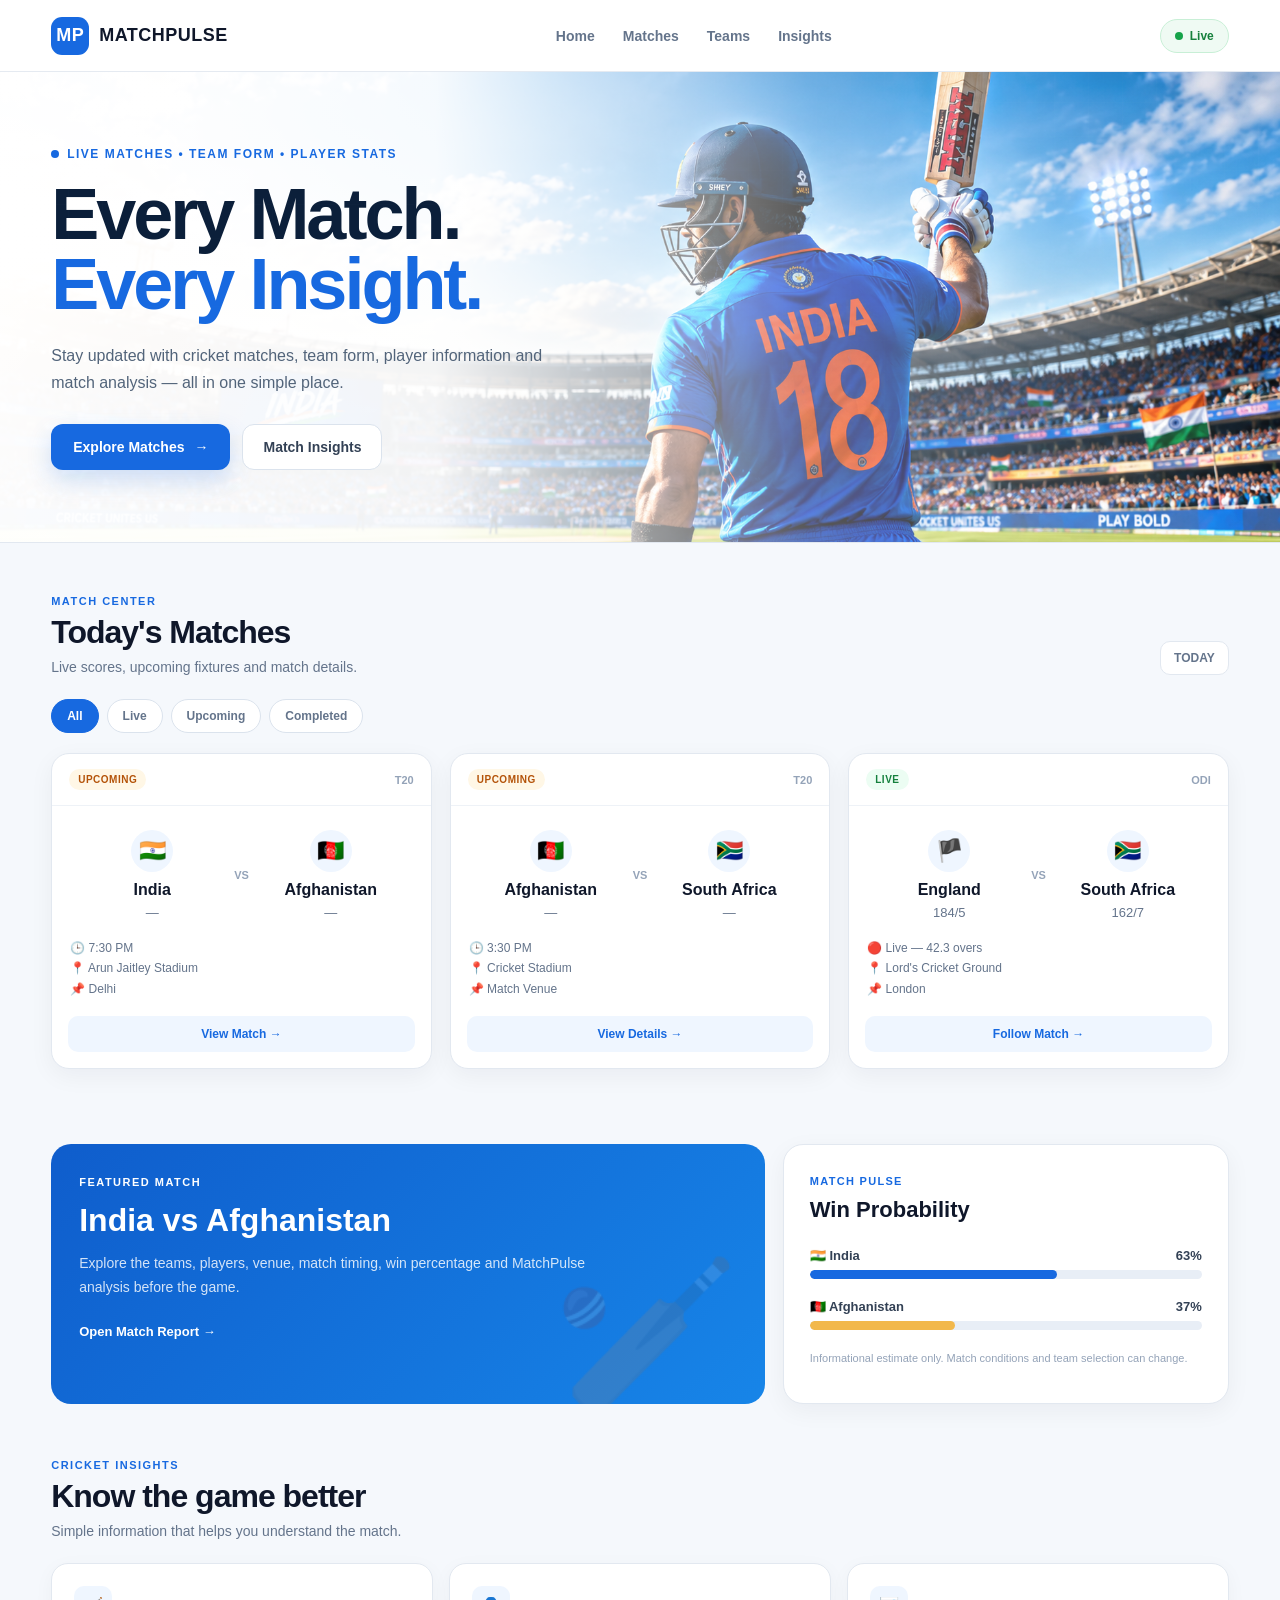
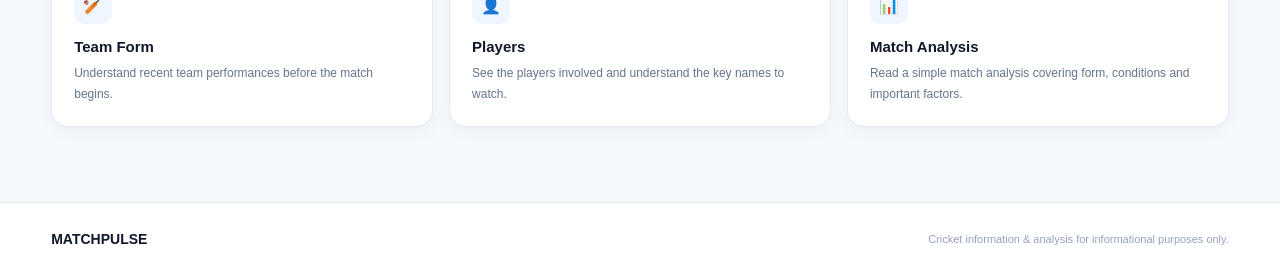
<file: index.html>
<!DOCTYPE html>
<html lang="en">
<head>
  <meta charset="UTF-8">

  <meta name="viewport" content="width=device-width, initial-scale=1.0">

  <title>MatchPulse | Cricket Matches & Insights</title>

  <meta
    name="description"
    content="MatchPulse brings cricket matches, teams, players and match insights together in one simple place."
  >

  <link rel="stylesheet" href="styles.css">

  <style>
    * {
      box-sizing: border-box;
    }

    body {
      margin: 0;
      font-family: Arial, Helvetica, sans-serif;
      background: #f5f8fc;
      color: #0f172a;
    }

    a {
      text-decoration: none;
    }

    /* ================= HEADER ================= */

    .mp-header {
      position: sticky;
      top: 0;
      z-index: 1000;
      height: 72px;
      background: rgba(255,255,255,0.96);
      border-bottom: 1px solid #e5eaf1;
      display: flex;
      align-items: center;
    }

    .mp-header-inner {
      width: min(1180px, 92%);
      margin: auto;
      display: flex;
      align-items: center;
      justify-content: space-between;
    }

    .mp-logo {
      display: flex;
      align-items: center;
      gap: 10px;
      color: #0f172a;
      font-weight: 800;
      letter-spacing: .5px;
      font-size: 18px;
    }

    .mp-logo-box {
      width: 38px;
      height: 38px;
      border-radius: 11px;
      background: #1769e0;
      color: white;
      display: grid;
      place-items: center;
      font-weight: 800;
    }

    .mp-nav {
      display: flex;
      align-items: center;
      gap: 28px;
    }

    .mp-nav a {
      color: #64748b;
      font-size: 14px;
      font-weight: 600;
    }

    .mp-nav a:hover {
      color: #1769e0;
    }

    .mp-live {
      display: flex;
      align-items: center;
      gap: 7px;
      padding: 9px 14px;
      border-radius: 999px;
      background: #effaf3;
      border: 1px solid #c8efd6;
      color: #16803c;
      font-size: 12px;
      font-weight: 700;
    }

    .mp-live-dot {
      width: 8px;
      height: 8px;
      border-radius: 50%;
      background: #16a34a;
    }

    /* ================= HERO ================= */

    .mp-hero {
      width: 100%;
      min-height: 470px;

      background:
        linear-gradient(
          90deg,
          rgba(255,255,255,0.98) 0%,
          rgba(255,255,255,0.94) 34%,
          rgba(255,255,255,0.35) 63%,
          rgba(255,255,255,0.05) 100%
        ),
        url("cricket-hero.jpg.png") center right / cover no-repeat;

      border-bottom: 1px solid #e2e8f0;
    }

    .mp-hero-inner {
      width: min(1180px, 92%);
      margin: auto;
      min-height: 470px;
      display: flex;
      align-items: center;
    }

    .mp-hero-content {
      max-width: 590px;
    }

    .mp-kicker {
      display: inline-flex;
      align-items: center;
      gap: 8px;
      color: #1769e0;
      font-size: 12px;
      font-weight: 800;
      letter-spacing: 1.5px;
      text-transform: uppercase;
      margin-bottom: 18px;
    }

    .mp-kicker span {
      width: 8px;
      height: 8px;
      border-radius: 50%;
      background: #1769e0;
    }

    .mp-hero h1 {
      margin: 0;
      font-size: clamp(46px, 6vw, 72px);
      line-height: .98;
      letter-spacing: -3px;
      color: #0b1f3a;
    }

    .mp-hero h1 strong {
      color: #1769e0;
    }

    .mp-hero-text {
      margin-top: 22px;
      max-width: 530px;
      color: #52647a;
      font-size: 16px;
      line-height: 1.7;
    }

    .mp-hero-buttons {
      display: flex;
      gap: 12px;
      margin-top: 28px;
    }

    .mp-primary-btn {
      display: inline-flex;
      align-items: center;
      gap: 10px;
      padding: 14px 22px;
      border-radius: 12px;
      background: #1769e0;
      color: white;
      font-size: 14px;
      font-weight: 700;
      box-shadow: 0 10px 25px rgba(23,105,224,.20);
    }

    .mp-primary-btn:hover {
      background: #1258bd;
    }

    .mp-secondary-btn {
      display: inline-flex;
      align-items: center;
      padding: 14px 20px;
      border-radius: 12px;
      background: white;
      border: 1px solid #dbe3ed;
      color: #334155;
      font-size: 14px;
      font-weight: 700;
    }

    /* ================= MATCH CENTER ================= */

    .mp-section {
      width: min(1180px, 92%);
      margin: auto;
    }

    .mp-match-section {
      padding: 52px 0 20px;
    }

    .mp-section-heading {
      display: flex;
      align-items: end;
      justify-content: space-between;
      margin-bottom: 24px;
    }

    .mp-heading-left small {
      display: block;
      margin-bottom: 7px;
      color: #1769e0;
      font-size: 11px;
      font-weight: 800;
      letter-spacing: 1.5px;
      text-transform: uppercase;
    }

    .mp-heading-left h2 {
      margin: 0;
      color: #0f172a;
      font-size: 32px;
      letter-spacing: -1px;
    }

    .mp-heading-left p {
      margin: 8px 0 0;
      color: #64748b;
      font-size: 14px;
    }

    .mp-date {
      padding: 9px 13px;
      border-radius: 10px;
      background: white;
      border: 1px solid #e2e8f0;
      color: #64748b;
      font-size: 12px;
      font-weight: 700;
    }

    /* ================= FILTERS ================= */

    .mp-filters {
      display: flex;
      gap: 8px;
      margin-bottom: 20px;
    }

    .mp-filter {
      padding: 9px 15px;
      border-radius: 999px;
      background: white;
      border: 1px solid #dbe3ed;
      color: #64748b;
      font-size: 12px;
      font-weight: 700;
      cursor: pointer;
    }

    .mp-filter.active {
      background: #1769e0;
      border-color: #1769e0;
      color: white;
    }

    /* ================= MATCH CARDS ================= */

    .mp-match-grid {
      display: grid;
      grid-template-columns: repeat(3, minmax(0, 1fr));
      gap: 18px;
    }

    .mp-match-card {
      background: white;
      border: 1px solid #e2e8f0;
      border-radius: 18px;
      overflow: hidden;
      box-shadow: 0 7px 25px rgba(15,23,42,.05);
      transition: .2s ease;
    }

    .mp-match-card:hover {
      transform: translateY(-4px);
      border-color: #9cc4f8;
      box-shadow: 0 15px 35px rgba(23,105,224,.10);
    }

    .mp-card-top {
      display: flex;
      align-items: center;
      justify-content: space-between;
      padding: 15px 17px;
      border-bottom: 1px solid #eef2f7;
    }

    .mp-status {
      padding: 5px 9px;
      border-radius: 999px;
      font-size: 10px;
      font-weight: 800;
      letter-spacing: .5px;
    }

    .mp-status.live {
      background: #ecfdf3;
      color: #15803d;
    }

    .mp-status.upcoming {
      background: #fff7e6;
      color: #b45309;
    }

    .mp-status.completed {
      background: #f1f5f9;
      color: #64748b;
    }

    .mp-format {
      color: #94a3b8;
      font-size: 11px;
      font-weight: 700;
    }

    .mp-teams {
      display: grid;
      grid-template-columns: 1fr auto 1fr;
      align-items: center;
      padding: 24px 18px 18px;
    }

    .mp-team {
      text-align: center;
    }

    .mp-team-name {
      color: #0f172a;
      font-size: 16px;
      font-weight: 800;
    }

    .mp-team-score {
      margin-top: 6px;
      color: #64748b;
      font-size: 13px;
    }

    .mp-team-flag {
      width: 42px;
      height: 42px;
      margin: 0 auto 9px;
      border-radius: 50%;
      display: grid;
      place-items: center;
      background: #eff6ff;
      font-size: 22px;
    }

    .mp-vs {
      color: #94a3b8;
      font-size: 11px;
      font-weight: 800;
    }

    .mp-card-info {
      padding: 0 18px 17px;
      color: #64748b;
      font-size: 12px;
      line-height: 1.7;
    }

    .mp-card-info div {
      display: flex;
      gap: 7px;
    }

    .mp-view-btn {
      display: block;
      margin: 0 16px 16px;
      padding: 11px;
      border-radius: 10px;
      text-align: center;
      background: #eff6ff;
      color: #1769e0;
      font-size: 12px;
      font-weight: 800;
    }

    .mp-view-btn:hover {
      background: #dbeafe;
    }

    /* ================= FEATURED ================= */

    .mp-feature-section {
      padding: 55px 0;
    }

    .mp-feature-grid {
      display: grid;
      grid-template-columns: 1.6fr 1fr;
      gap: 18px;
    }

    .mp-feature-card {
      min-height: 260px;
      padding: 28px;
      border-radius: 20px;

      background:
        linear-gradient(
          135deg,
          #0f5dcc,
          #1785e8
        );

      color: white;
      position: relative;
      overflow: hidden;
    }

    .mp-feature-card::after {
      content: "🏏";
      position: absolute;
      right: 25px;
      bottom: -20px;
      font-size: 150px;
      opacity: .13;
    }

    .mp-feature-card small {
      font-size: 11px;
      font-weight: 800;
      letter-spacing: 1.5px;
    }

    .mp-feature-card h2 {
      max-width: 500px;
      margin: 13px 0;
      font-size: 32px;
      line-height: 1.1;
    }

    .mp-feature-card p {
      max-width: 510px;
      color: rgba(255,255,255,.82);
      font-size: 14px;
      line-height: 1.7;
    }

    .mp-feature-link {
      display: inline-block;
      margin-top: 10px;
      color: white;
      font-size: 13px;
      font-weight: 800;
    }

    /* ================= WIN PROBABILITY ================= */

    .mp-probability {
      padding: 26px;
      border-radius: 20px;
      background: white;
      border: 1px solid #e2e8f0;
      box-shadow: 0 7px 25px rgba(15,23,42,.05);
    }

    .mp-probability small {
      color: #1769e0;
      font-size: 11px;
      font-weight: 800;
      letter-spacing: 1.3px;
    }

    .mp-probability h3 {
      margin: 8px 0 25px;
      color: #0f172a;
      font-size: 22px;
    }

    .mp-prob-row {
      margin-bottom: 20px;
    }

    .mp-prob-title {
      display: flex;
      justify-content: space-between;
      margin-bottom: 7px;
      color: #334155;
      font-size: 13px;
      font-weight: 700;
    }

    .mp-bar {
      height: 9px;
      overflow: hidden;
      border-radius: 999px;
      background: #e8eef6;
    }

    .mp-bar-fill {
      height: 100%;
      border-radius: 999px;
      background: #1769e0;
    }

    .mp-bar-fill.afghanistan {
      background: #f2b84b;
    }

    /* ================= INSIGHTS ================= */

    .mp-insights {
      padding-bottom: 55px;
    }

    .mp-insight-grid {
      display: grid;
      grid-template-columns: repeat(3, minmax(0,1fr));
      gap: 16px;
    }

    .mp-insight {
      padding: 22px;
      border-radius: 17px;
      background: white;
      border: 1px solid #e2e8f0;
      box-shadow: 0 5px 20px rgba(15,23,42,.04);
    }

    .mp-insight-icon {
      width: 38px;
      height: 38px;
      display: grid;
      place-items: center;
      border-radius: 10px;
      background: #eff6ff;
      margin-bottom: 14px;
    }

    .mp-insight h3 {
      margin: 0 0 8px;
      color: #0f172a;
      font-size: 15px;
    }

    .mp-insight p {
      margin: 0;
      color: #64748b;
      font-size: 12px;
      line-height: 1.7;
    }

    /* ================= FOOTER ================= */

    .mp-footer {
      margin-top: 20px;
      padding: 28px 0;
      background: white;
      border-top: 1px solid #e2e8f0;
    }

    .mp-footer-inner {
      width: min(1180px,92%);
      margin: auto;
      display: flex;
      justify-content: space-between;
      align-items: center;
    }

    .mp-footer-brand {
      color: #0f172a;
      font-size: 14px;
      font-weight: 800;
    }

    .mp-footer-text {
      color: #94a3b8;
      font-size: 11px;
    }

    /* ================= MOBILE ================= */

    @media (max-width: 850px) {

      .mp-nav {
        display: none;
      }

      .mp-hero {
        background:
          linear-gradient(
            90deg,
            rgba(255,255,255,.96),
            rgba(255,255,255,.72)
          ),
          url("cricket-hero.jpg.png") center / cover no-repeat;
      }

      .mp-hero-inner {
        min-height: 500px;
      }

      .mp-match-grid {
        grid-template-columns: 1fr;
      }

      .mp-feature-grid {
        grid-template-columns: 1fr;
      }

      .mp-insight-grid {
        grid-template-columns: 1fr;
      }

      .mp-section-heading {
        align-items: flex-start;
        gap: 15px;
        flex-direction: column;
      }

      .mp-hero h1 {
        font-size: 48px;
      }

      .mp-footer-inner {
        flex-direction: column;
        gap: 10px;
        text-align: center;
      }
    }
  </style>
</head>

<body>

  <!-- ================= HEADER ================= -->

  <header class="mp-header">

    <div class="mp-header-inner">

      <a href="index.html" class="mp-logo">

        <div class="mp-logo-box">
          MP
        </div>

        MATCHPULSE

      </a>

      <nav class="mp-nav">

        <a href="index.html">Home</a>

        <a href="matches.html">Matches</a>

        <a href="#featured">Teams</a>

        <a href="#insights">Insights</a>

      </nav>

      <div class="mp-live">

        <span class="mp-live-dot"></span>

        Live

      </div>

    </div>

  </header>


  <!-- ================= HERO ================= -->

  <section class="mp-hero">

    <div class="mp-hero-inner">

      <div class="mp-hero-content">

        <div class="mp-kicker">

          <span></span>

          LIVE MATCHES • TEAM FORM • PLAYER STATS

        </div>

        <h1>

          Every Match.<br>

          <strong>Every Insight.</strong>

        </h1>

        <p class="mp-hero-text">

          Stay updated with cricket matches, team form,
          player information and match analysis —
          all in one simple place.

        </p>

        <div class="mp-hero-buttons">

          <a
            href="matches.html"
            class="mp-primary-btn"
          >
            Explore Matches
            <span>→</span>
          </a>

          <a
            href="#featured"
            class="mp-secondary-btn"
          >
            Match Insights
          </a>

        </div>

      </div>

    </div>

  </section>


  <!-- ================= MATCH CENTER ================= -->

  <section class="mp-match-section">

    <div class="mp-section">

      <div class="mp-section-heading">

        <div class="mp-heading-left">

          <small>Match Center</small>

          <h2>Today's Matches</h2>

          <p>
            Live scores, upcoming fixtures and match details.
          </p>

        </div>

        <div class="mp-date">
          TODAY
        </div>

      </div>


      <!-- FILTERS -->

      <div class="mp-filters">

        <button
          class="mp-filter active"
          onclick="showMatches('all', this)"
        >
          All
        </button>

        <button
          class="mp-filter"
          onclick="showMatches('live', this)"
        >
          Live
        </button>

        <button
          class="mp-filter"
          onclick="showMatches('upcoming', this)"
        >
          Upcoming
        </button>

        <button
          class="mp-filter"
          onclick="showMatches('completed', this)"
        >
          Completed
        </button>

      </div>


      <!-- ================= MATCH CARDS ================= -->

      <div
        class="mp-match-grid"
        id="homepage-matches"
      >


        <!-- FIRST MATCH : INDIA VS AFGHANISTAN -->

        <article
          class="mp-match-card"
          data-status="upcoming"
        >

          <div class="mp-card-top">

            <span class="mp-status upcoming">
              UPCOMING
            </span>

            <span class="mp-format">
              T20
            </span>

          </div>


          <div class="mp-teams">

            <div class="mp-team">

              <div class="mp-team-flag">
                🇮🇳
              </div>

              <div class="mp-team-name">
                India
              </div>

              <div class="mp-team-score">
                —
              </div>

            </div>


            <div class="mp-vs">
              VS
            </div>


            <div class="mp-team">

              <div class="mp-team-flag">
                🇦🇫
              </div>

              <div class="mp-team-name">
                Afghanistan
              </div>

              <div class="mp-team-score">
                —
              </div>

            </div>

          </div>


          <div class="mp-card-info">

            <div>
              🕒 7:30 PM
            </div>

            <div>
              📍 Arun Jaitley Stadium
            </div>

            <div>
              📌 Delhi
            </div>

          </div>


          <!-- DIRECT CREX LINK -->

          <a
            href="https://crex.com/cricket-live-score/afg-vs-ind-3rd-t20-afghanistan-vs-india-in-india-2026-match-updates-13IZ"
            target="_blank"
            rel="noopener noreferrer"
            class="mp-view-btn"
          >
            View Match →
          </a>

        </article>


        <!-- SECOND MATCH -->

        <article
          class="mp-match-card"
          data-status="upcoming"
        >

          <div class="mp-card-top">

            <span class="mp-status upcoming">
              UPCOMING
            </span>

            <span class="mp-format">
              T20
            </span>

          </div>


          <div class="mp-teams">

            <div class="mp-team">

              <div class="mp-team-flag">
                🇦🇫
              </div>

              <div class="mp-team-name">
                Afghanistan
              </div>

              <div class="mp-team-score">
                —
              </div>

            </div>


            <div class="mp-vs">
              VS
            </div>


            <div class="mp-team">

              <div class="mp-team-flag">
                🇿🇦
              </div>

              <div class="mp-team-name">
                South Africa
              </div>

              <div class="mp-team-score">
                —
              </div>

            </div>

          </div>


          <div class="mp-card-info">

            <div>
              🕒 3:30 PM
            </div>

            <div>
              📍 Cricket Stadium
            </div>

            <div>
              📌 Match Venue
            </div>

          </div>


          <div class="mp-view-btn">
            View Details →
          </div>

        </article>


        <!-- THIRD MATCH -->

        <article
          class="mp-match-card"
          data-status="live"
        >

          <div class="mp-card-top">

            <span class="mp-status live">
              LIVE
            </span>

            <span class="mp-format">
              ODI
            </span>

          </div>


          <div class="mp-teams">

            <div class="mp-team">

              <div class="mp-team-flag">
                🏴
              </div>

              <div class="mp-team-name">
                England
              </div>

              <div class="mp-team-score">
                184/5
              </div>

            </div>


            <div class="mp-vs">
              VS
            </div>


            <div class="mp-team">

              <div class="mp-team-flag">
                🇿🇦
              </div>

              <div class="mp-team-name">
                South Africa
              </div>

              <div class="mp-team-score">
                162/7
              </div>

            </div>

          </div>


          <div class="mp-card-info">

            <div>
              🔴 Live — 42.3 overs
            </div>

            <div>
              📍 Lord's Cricket Ground
            </div>

            <div>
              📌 London
            </div>

          </div>


          <div class="mp-view-btn">
            Follow Match →
          </div>

        </article>

      </div>

    </div>

  </section>


  <!-- ================= FEATURED ================= -->

  <section
    class="mp-feature-section"
    id="featured"
  >

    <div class="mp-section">

      <div class="mp-feature-grid">


        <div class="mp-feature-card">

          <small>
            FEATURED MATCH
          </small>

          <h2>
            India vs Afghanistan
          </h2>

          <p>

            Explore the teams, players, venue,
            match timing, win percentage and
            MatchPulse analysis before the game.

          </p>

          <a
            href="https://crex.com/cricket-live-score/afg-vs-ind-3rd-t20-afghanistan-vs-india-in-india-2026-match-updates-13IZ"
            target="_blank"
            rel="noopener noreferrer"
            class="mp-feature-link"
          >
            Open Match Report →
          </a>

        </div>


        <!-- WIN PROBABILITY -->

        <div class="mp-probability">

          <small>
            MATCH PULSE
          </small>

          <h3>
            Win Probability
          </h3>


          <div class="mp-prob-row">

            <div class="mp-prob-title">

              <span>
                🇮🇳 India
              </span>

              <strong>
                63%
              </strong>

            </div>

            <div class="mp-bar">

              <div
                class="mp-bar-fill"
                style="width:63%"
              ></div>

            </div>

          </div>


          <div class="mp-prob-row">

            <div class="mp-prob-title">

              <span>
                🇦🇫 Afghanistan
              </span>

              <strong>
                37%
              </strong>

            </div>

            <div class="mp-bar">

              <div
                class="mp-bar-fill afghanistan"
                style="width:37%"
              ></div>

            </div>

          </div>


          <p
            style="
              margin:0;
              color:#94a3b8;
              font-size:11px;
              line-height:1.6;
            "
          >
            Informational estimate only. Match
            conditions and team selection can change.
          </p>

        </div>

      </div>

    </div>

  </section>


  <!-- ================= INSIGHTS ================= -->

  <section
    class="mp-insights"
    id="insights"
  >

    <div class="mp-section">

      <div class="mp-section-heading">

        <div class="mp-heading-left">

          <small>
            Cricket Insights
          </small>

          <h2>
            Know the game better
          </h2>

          <p>
            Simple information that helps you understand the match.
          </p>

        </div>

      </div>


      <div class="mp-insight-grid">


        <div class="mp-insight">

          <div class="mp-insight-icon">
            🏏
          </div>

          <h3>
            Team Form
          </h3>

          <p>
            Understand recent team performances
            before the match begins.
          </p>

        </div>


        <div class="mp-insight">

          <div class="mp-insight-icon">
            👤
          </div>

          <h3>
            Players
          </h3>

          <p>
            See the players involved and understand
            the key names to watch.
          </p>

        </div>


        <div class="mp-insight">

          <div class="mp-insight-icon">
            📊
          </div>

          <h3>
            Match Analysis
          </h3>

          <p>
            Read a simple match analysis covering
            form, conditions and important factors.
          </p>

        </div>

      </div>

    </div>

  </section>


  <!-- ================= FOOTER ================= -->

  <footer class="mp-footer">

    <div class="mp-footer-inner">

      <div class="mp-footer-brand">
        MATCHPULSE
      </div>

      <div class="mp-footer-text">

        Cricket information & analysis for
        informational purposes only.

      </div>

    </div>

  </footer>


  <!-- ================= JAVASCRIPT ================= -->

  <script>

    function showMatches(status, button) {

      const cards =
        document.querySelectorAll(".mp-match-card");

      const buttons =
        document.querySelectorAll(".mp-filter");


      buttons.forEach(function(btn) {
        btn.classList.remove("active");
      });


      if (button) {
        button.classList.add("active");
      }


      cards.forEach(function(card) {

        if (status === "all") {

          card.style.display = "block";

        } else if (card.dataset.status === status) {

          card.style.display = "block";

        } else {

          card.style.display = "none";

        }

      });

    }

  </script>

</body>
</html>
</file>
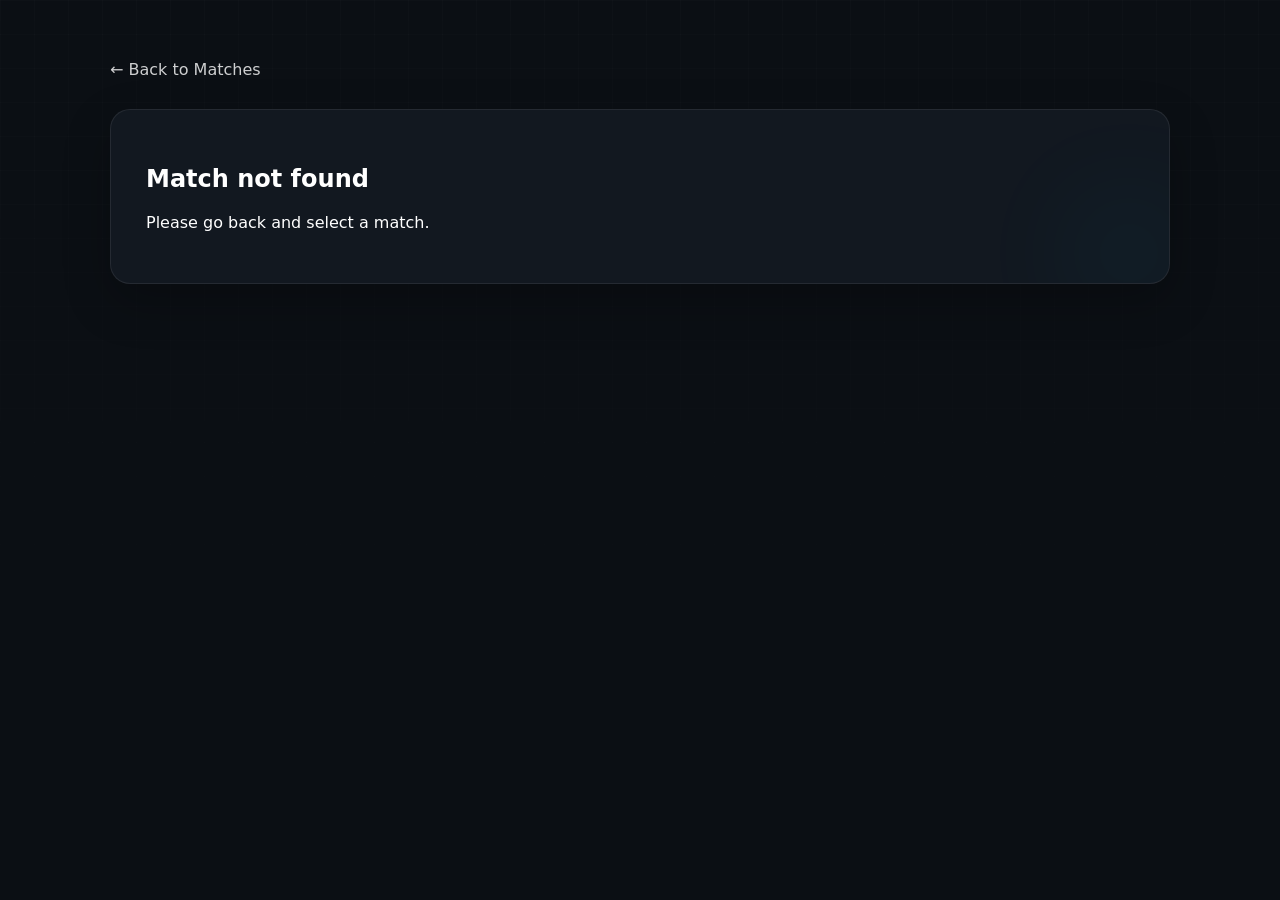
<file: match-detail.html>
<!DOCTYPE html>
<html lang="en">
<head>
  <meta charset="UTF-8">

  <meta
    name="viewport"
    content="width=device-width, initial-scale=1.0"
  >

  <title>Match Details - MatchPulse</title>

  <link rel="stylesheet" href="styles.css">

  <style>
    body {
      background: #0b0f14;
      color: #ffffff;
    }

    .detail-page {
      max-width: 1100px;
      margin: 0 auto;
      padding: 60px 20px;
    }

    .back-btn {
      display: inline-block;
      margin-bottom: 30px;
      color: #ffffff;
      text-decoration: none;
      opacity: 0.8;
    }

    .match-card {
      background: #121820;
      border: 1px solid rgba(255,255,255,0.08);
      border-radius: 20px;
      padding: 35px;
    }

    .tournament {
      font-size: 14px;
      opacity: 0.6;
      margin-bottom: 15px;
      text-transform: uppercase;
      letter-spacing: 1px;
    }

    .match-title {
      font-size: 42px;
      margin-bottom: 25px;
    }

    .match-info {
      display: grid;
      grid-template-columns: repeat(3, 1fr);
      gap: 15px;
      margin-bottom: 40px;
    }

    .info-box {
      background: #0d131a;
      padding: 20px;
      border-radius: 14px;
    }

    .info-label {
      font-size: 13px;
      opacity: 0.5;
      margin-bottom: 8px;
    }

    .info-value {
      font-size: 17px;
      font-weight: 600;
    }

    .teams {
      display: grid;
      grid-template-columns: 1fr 1fr;
      gap: 20px;
      margin-top: 30px;
    }

    .team-box {
      background: #0d131a;
      padding: 25px;
      border-radius: 16px;
    }

    .team-box h2 {
      margin-bottom: 20px;
    }

    .player {
      padding: 10px 0;
      border-bottom: 1px solid rgba(255,255,255,0.06);
      opacity: 0.85;
    }

    .section {
      margin-top: 40px;
    }

    .section h2 {
      margin-bottom: 20px;
    }

    .vote-box {
      background: #0d131a;
      padding: 25px;
      border-radius: 16px;
    }

    .vote-buttons {
      display: flex;
      gap: 15px;
      margin-top: 20px;
    }

    .vote-buttons button {
      padding: 12px 22px;
      border: none;
      border-radius: 10px;
      cursor: pointer;
      font-weight: 600;
    }

    .vote-result {
      margin-top: 20px;
      font-size: 18px;
    }

    .analysis {
      background: #0d131a;
      padding: 25px;
      border-radius: 16px;
      line-height: 1.8;
      white-space: pre-line;
    }

    @media (max-width: 700px) {
      .match-title {
        font-size: 30px;
      }

      .match-info {
        grid-template-columns: 1fr;
      }

      .teams {
        grid-template-columns: 1fr;
      }
    }
  </style>
</head>

<body>

  <main class="detail-page">

    <a href="matches.html" class="back-btn">
      ← Back to Matches
    </a>

    <div id="match-container"></div>

  </main>

  <script src="matches-data.js"></script>

  <script>
    const params = new URLSearchParams(window.location.search);

    const matchId = params.get("id");

    const match = matches.find(item => item.id === matchId);

    const container = document.getElementById("match-container");

    if (!match) {

      container.innerHTML = `
        <div class="match-card">
          <h2>Match not found</h2>
          <p>Please go back and select a match.</p>
        </div>
      `;

    } else {

      let votes1 = 63;
      let votes2 = 37;

      function updateVotes() {

        const total = votes1 + votes2;

        const percentage1 =
          Math.round((votes1 / total) * 100);

        const percentage2 =
          Math.round((votes2 / total) * 100);

        document.getElementById("vote-result").innerHTML = `
          <strong>${match.team1}</strong> ${percentage1}%
          &nbsp; | &nbsp;
          <strong>${match.team2}</strong> ${percentage2}%
          <br><br>
          Total votes: ${total}
        `;
      }

      function vote(team) {

        if (team === 1) {
          votes1++;
        }

        if (team === 2) {
          votes2++;
        }

        updateVotes();
      }

      container.innerHTML = `

        <div class="match-card">

          <div class="tournament">
            ${match.tournament}
          </div>

          <h1 class="match-title">
            ${match.team1} vs ${match.team2}
          </h1>

          <div class="match-info">

            <div class="info-box">
              <div class="info-label">TIME</div>
              <div class="info-value">
                ${match.time}
              </div>
            </div>

            <div class="info-box">
              <div class="info-label">VENUE</div>
              <div class="info-value">
                ${match.venue}
              </div>
            </div>

            <div class="info-box">
              <div class="info-label">CITY</div>
              <div class="info-value">
                ${match.city}
              </div>
            </div>

          </div>


          <div class="teams">

            <div class="team-box">

              <h2>
                🇮🇳 ${match.team1}
              </h2>

              ${match.players1.map(player => `
                <div class="player">
                  ${player}
                </div>
              `).join("")}

            </div>


            <div class="team-box">

              <h2>
                🇦🇺 ${match.team2}
              </h2>

              ${match.players2.map(player => `
                <div class="player">
                  ${player}
                </div>
              `).join("")}

            </div>

          </div>


          <div class="section">

            <h2>Who will win?</h2>

            <div class="vote-box">

              <p>
                Vote for the team you think will win.
              </p>

              <div class="vote-buttons">

                <button onclick="vote(1)">
                  ${match.team1}
                </button>

                <button onclick="vote(2)">
                  ${match.team2}
                </button>

              </div>

              <div
                id="vote-result"
                class="vote-result"
              ></div>

            </div>

          </div>


          <div class="section">

            <h2>Match Analysis</h2>

            <div class="analysis">
              ${match.analysis}
            </div>

          </div>

        </div>

      `;

      updateVotes();

    }
  </script>

</body>
</html>
</file>
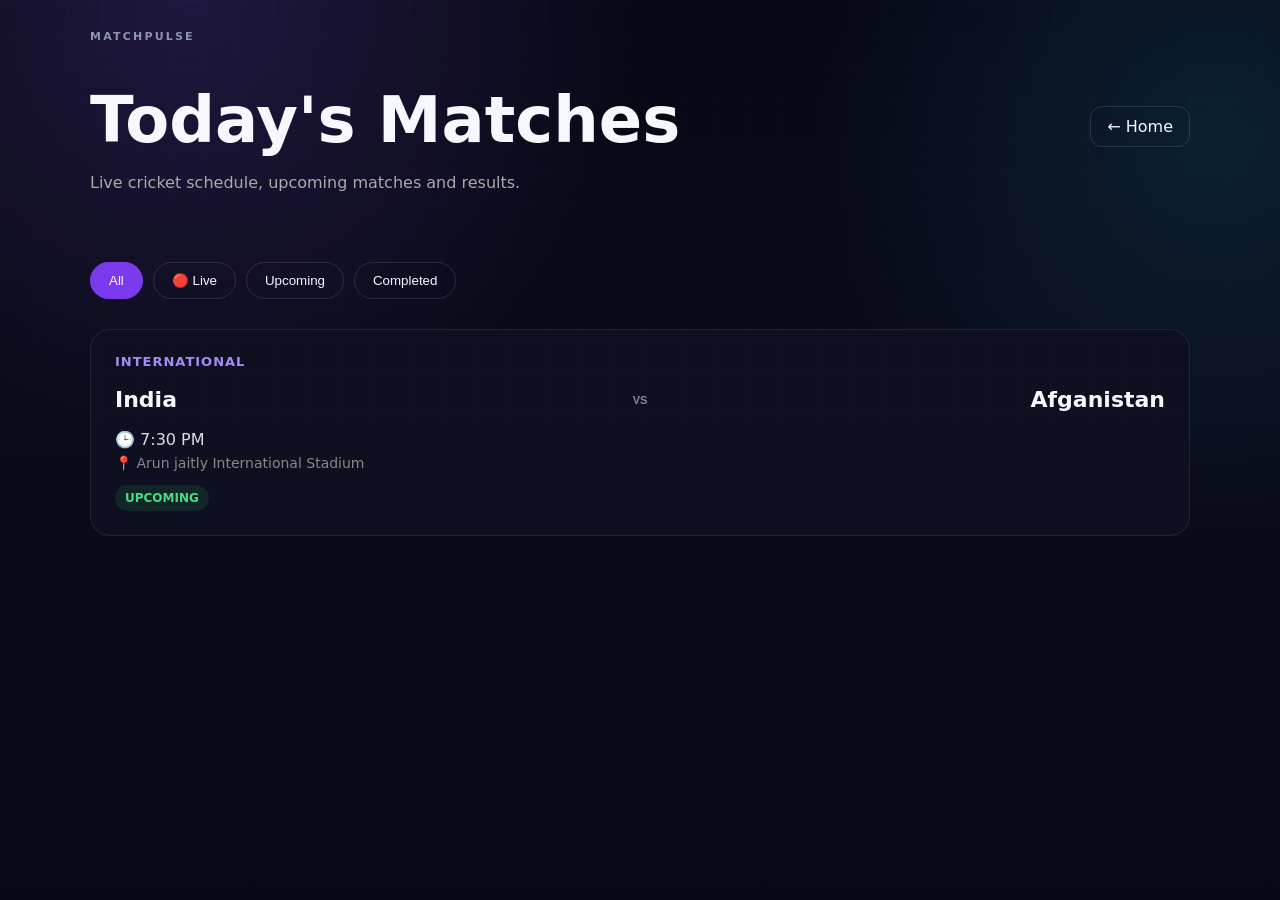
<file: matches.html>
<!DOCTYPE html>
<html lang="en">
<head>
  <meta charset="UTF-8">

  <meta
    name="viewport"
    content="width=device-width, initial-scale=1.0"
  >

  <title>Today's Matches — MatchPulse</title>

  <link rel="stylesheet" href="styles.css">

  <style>
    .matches-page {
      min-height: 100vh;
      padding: 30px 20px 80px;
    }

    .matches-container {
      max-width: 1100px;
      margin: auto;
    }

    .matches-top {
      display: flex;
      justify-content: space-between;
      align-items: center;
      gap: 20px;
      margin-bottom: 40px;
    }

    .back-btn {
      color: var(--text);
      text-decoration: none;
      border: 1px solid rgba(255,255,255,.12);
      padding: 10px 16px;
      border-radius: 12px;
    }

    .matches-title {
      margin-top: 40px;
      margin-bottom: 10px;
      font-size: clamp(34px, 6vw, 64px);
    }

    .matches-subtitle {
      color: #aaa;
      margin-bottom: 30px;
    }

    .filters {
      display: flex;
      flex-wrap: wrap;
      gap: 10px;
      margin-bottom: 30px;
    }

    .filter-btn {
      border: 1px solid rgba(255,255,255,.12);
      background: transparent;
      color: var(--text);
      padding: 10px 18px;
      border-radius: 999px;
      cursor: pointer;
    }

    .filter-btn.active {
      background: #7c3aed;
      border-color: #7c3aed;
    }

    .matches-list {
      display: grid;
      gap: 18px;
    }

    .match-item {
      background: var(--surface);
      border: 1px solid rgba(255,255,255,.08);
      border-radius: 20px;
      padding: 24px;
    }

    .match-league {
      color: #a78bfa;
      font-size: 13px;
      font-weight: 700;
      text-transform: uppercase;
      letter-spacing: 1px;
      margin-bottom: 18px;
    }

    .match-main {
      display: grid;
      grid-template-columns: 1fr auto 1fr;
      align-items: center;
      gap: 20px;
    }

    .team {
      font-size: 22px;
      font-weight: 700;
    }

    .team.right {
      text-align: right;
    }

    .vs {
      color: #888;
      font-weight: 700;
    }

    .match-time {
      margin-top: 18px;
      color: #ddd;
    }

    .match-venue {
      margin-top: 6px;
      color: #888;
      font-size: 14px;
    }

    .match-status {
      display: inline-block;
      margin-top: 14px;
      padding: 6px 10px;
      border-radius: 999px;
      background: rgba(34,197,94,.12);
      color: #4ade80;
      font-size: 12px;
      font-weight: 700;
    }

    .empty-message {
      padding: 40px;
      text-align: center;
      color: #888;
    }

    @media (max-width: 600px) {
      .matches-top {
        align-items: flex-start;
      }

      .match-main {
        grid-template-columns: 1fr;
        text-align: center;
      }

      .team.right {
        text-align: center;
      }

      .vs {
        display: none;
      }
    }
  </style>
</head>

<body>

  <main class="matches-page">

    <div class="matches-container">

      <div class="matches-top">
        <div>
          <div class="eyebrow">MATCHPULSE</div>

          <h1 class="matches-title">
            Today's Matches
          </h1>

          <p class="matches-subtitle">
            Live cricket schedule, upcoming matches and results.
          </p>
        </div>

        <a href="index.html" class="back-btn">
          ← Home
        </a>
      </div>

      <div class="filters">
        <button class="filter-btn active" data-filter="ALL">
          All
        </button>

        <button class="filter-btn" data-filter="LIVE">
          🔴 Live
        </button>

        <button class="filter-btn" data-filter="UPCOMING">
          Upcoming
        </button>

        <button class="filter-btn" data-filter="COMPLETED">
          Completed
        </button>
      </div>

      <div id="matches-list" class="matches-list"></div>

    </div>

  </main>

  <script src="matches-data.js"></script>

  <script>
    const matchesList =
      document.getElementById("matches-list");

    const filterButtons =
      document.querySelectorAll(".filter-btn");

    function renderMatches(filter = "ALL") {

      const filteredMatches =
        filter === "ALL"
          ? matches
          : matches.filter(match =>
              match.status === filter
            );

      if (filteredMatches.length === 0) {

        matchesList.innerHTML = `
          <div class="empty-message">
            No matches available.
          </div>
        `;

        return;
      }

      matchesList.innerHTML =
        filteredMatches.map(match => `

          <article
  class="match-item"
  onclick="openMatch('${match.id}')"
  style="cursor:pointer;"
>

            <div class="match-league">
              ${match.tournament}
            </div>

            <div class="match-main">

              <div class="team">
                ${match.team1}
              </div>

              <div class="vs">
                VS
              </div>

              <div class="team right">
                ${match.team2}
              </div>

            </div>

            <div class="match-time">
              🕒 ${match.time}
            </div>

            <div class="match-venue">
              📍 ${match.venue}
            </div>

            <div class="match-status">
              ${match.status}
            </div>

          </article>

        `).join("");
    }

    filterButtons.forEach(button => {

      button.addEventListener("click", () => {

        filterButtons.forEach(btn =>
          btn.classList.remove("active")
        );

        button.classList.add("active");

        renderMatches(button.dataset.filter);

      });

    });

    renderMatches();

    function openMatch(matchId) {
  window.location.href = `match-detail.html?id=${matchId}`;
}
  </script>

</body>
</html>
</file>
<file: styles.css>
:root{
  --bg:#070816;
  --surface:#0e1022;
  --surface2:#14172b;
  --line:rgba(255,255,255,.09);
  --text:#f7f7ff;
  --muted:#a9aec5;
  --purple:#8b5cf6;
  --violet:#b56cff;
  --cyan:#24d6ff;
  --mint:#52f2c0;
  --pink:#ff4fd8;
  --gold:#ffd86b;
  --shadow:0 26px 70px rgba(0,0,0,.38);
}
*{box-sizing:border-box}
html{scroll-behavior:smooth}
body{margin:0;min-height:100vh;color:var(--text);font-family:Inter,system-ui,-apple-system,Segoe UI,Roboto,sans-serif;background:
 radial-gradient(circle at 15% 0%,rgba(139,92,246,.18),transparent 32%),
 radial-gradient(circle at 95% 15%,rgba(36,214,255,.11),transparent 28%),
 linear-gradient(180deg,#070816 0%,#0a0b19 45%,#080916 100%);overflow-x:hidden}
body:before{content:"";position:fixed;inset:0;pointer-events:none;background-image:linear-gradient(rgba(255,255,255,.022) 1px,transparent 1px),linear-gradient(90deg,rgba(255,255,255,.022) 1px,transparent 1px);background-size:34px 34px;mask-image:linear-gradient(to bottom,rgba(0,0,0,.6),transparent 80%)}
a{text-decoration:none;color:inherit}
.bg-orb{position:fixed;border-radius:50%;filter:blur(70px);opacity:.24;pointer-events:none;z-index:-1}.orb-one{width:260px;height:260px;background:var(--purple);top:13%;left:-100px}.orb-two{width:260px;height:260px;background:var(--cyan);right:-120px;top:52%}
.topbar{height:76px;display:flex;align-items:center;justify-content:space-between;padding:0 6%;position:sticky;top:0;z-index:20;border-bottom:1px solid var(--line);background:rgba(7,8,22,.78);backdrop-filter:blur(18px)}
.brand-wrap{display:flex;align-items:center;gap:11px}.brand-mark{width:38px;height:38px;display:grid;place-items:center;border-radius:12px;font:700 13px 'Space Grotesk',sans-serif;background:linear-gradient(135deg,var(--purple),var(--pink));box-shadow:0 0 28px rgba(139,92,246,.35)}.brand{font:800 19px 'Space Grotesk',sans-serif;letter-spacing:1.2px}.brand span,.footer-brand span{color:var(--cyan)}
.nav-links{display:flex;gap:26px;color:#969bb2;font-size:13px}.nav-links a:hover{color:white}.live-pill{font-size:10px;letter-spacing:1.3px;font-weight:800;color:#c9fff0;border:1px solid rgba(82,242,192,.2);background:rgba(82,242,192,.07);padding:9px 12px;border-radius:999px}.live-pill span{display:inline-block;width:6px;height:6px;border-radius:50%;background:var(--mint);margin-right:6px;box-shadow:0 0 10px var(--mint)}
.container{width:min(1160px,92%);margin:auto;padding:52px 0 80px}.hero{display:grid;grid-template-columns:1.35fr .65fr;gap:34px;align-items:center;padding:16px 0 60px}.eyebrow{font-size:11px;letter-spacing:2.2px;font-weight:800;color:#8f95ae;margin:0 0 12px}.eyebrow .dot{width:7px;height:7px;display:inline-block;border-radius:50%;background:var(--cyan);box-shadow:0 0 13px var(--cyan);margin-right:7px}.hero h1{font:700 clamp(42px,6vw,74px)/.98 'Space Grotesk',sans-serif;letter-spacing:-2.6px;margin:0;max-width:800px}.hero h1 span{background:linear-gradient(90deg,var(--cyan),var(--violet),var(--pink));-webkit-background-clip:text;background-clip:text;color:transparent}.sub{max-width:700px;color:var(--muted);font-size:15px;line-height:1.75;margin:22px 0 26px}.hero-actions{display:flex;align-items:center;gap:14px;flex-wrap:wrap}.hero-btn{padding:14px 18px;border-radius:14px;font-weight:800;font-size:13px;background:linear-gradient(135deg,var(--purple),#7047ea);box-shadow:0 12px 28px rgba(139,92,246,.24);transition:.2s}.hero-btn:hover{transform:translateY(-2px);box-shadow:0 18px 34px rgba(139,92,246,.32)}.hero-btn span{margin-left:10px}.trust-chip{font-size:11px;color:#aeb5cd;border:1px solid var(--line);padding:12px 14px;border-radius:14px;background:rgba(255,255,255,.025)}.trust-chip b{color:var(--mint)}
.hero-panel{padding:24px;border-radius:28px;border:1px solid var(--line);background:linear-gradient(160deg,rgba(255,255,255,.065),rgba(255,255,255,.02));box-shadow:var(--shadow);position:relative;overflow:hidden}.hero-panel:before{content:"";position:absolute;width:180px;height:180px;border-radius:50%;background:var(--violet);filter:blur(70px);right:-70px;top:-80px;opacity:.22}.panel-top{display:flex;justify-content:space-between;font-size:10px;letter-spacing:1.5px;color:#8e94aa;font-weight:800}.live-mini{color:var(--mint)}.score-ring{width:150px;height:150px;border-radius:50%;margin:22px auto 12px;display:flex;align-items:center;justify-content:center;position:relative;background:conic-gradient(var(--cyan) 0 68%,rgba(255,255,255,.07) 68% 100%);box-shadow:0 0 34px rgba(36,214,255,.12)}.score-ring:after{content:"";position:absolute;inset:11px;border-radius:50%;background:#0c0e1d}.score-ring strong,.score-ring span{position:relative;z-index:2}.score-ring strong{font:700 42px 'Space Grotesk',sans-serif}.score-ring span{color:#777d97;margin-top:20px;font-size:11px}.panel-caption{text-align:center;color:#8f95a9;font-size:11px}.mini-bars{display:grid;gap:10px;margin-top:22px}.mini-bars div{display:grid;grid-template-columns:74px 1fr 24px;align-items:center;gap:10px;font-size:10px;color:#a1a6bc}.mini-bars i{height:6px;border-radius:99px;background:rgba(255,255,255,.06);overflow:hidden}.mini-bars em{display:block;height:100%;border-radius:inherit;background:linear-gradient(90deg,var(--purple),var(--cyan))}.mini-bars b{font-size:10px;color:#e9ebf6;text-align:right}
.section-head{display:flex;align-items:end;justify-content:space-between;gap:20px;margin:15px 0 20px}.section-head h2,.how h2{font:700 30px 'Space Grotesk',sans-serif;letter-spacing:-.8px;margin:0}.date-chip{font-size:10px;font-weight:800;letter-spacing:1.1px;color:#afb4c8;padding:10px 12px;border:1px solid var(--line);border-radius:999px;background:rgba(255,255,255,.025)}
.matches-grid{display:grid;grid-template-columns:repeat(3,1fr);gap:18px}.match-card{position:relative;overflow:hidden;border-radius:24px;padding:20px;background:linear-gradient(165deg,rgba(23,25,48,.98),rgba(12,13,28,.98));border:1px solid var(--line);box-shadow:0 18px 48px rgba(0,0,0,.24);transition:.25s}.match-card:hover{transform:translateY(-5px);border-color:rgba(139,92,246,.35);box-shadow:0 26px 58px rgba(0,0,0,.34),0 0 30px rgba(139,92,246,.08)}.match-card:before{content:"";position:absolute;width:120px;height:120px;border-radius:50%;background:var(--cyan);filter:blur(60px);opacity:.06;right:-20px;bottom:-30px}.card-head{display:flex;align-items:center;justify-content:space-between}.league{font-size:9px;color:#7f859d;text-transform:uppercase;letter-spacing:1.4px;font-weight:800}.status{font-size:9px;color:#c9fff0;padding:6px 8px;border-radius:999px;background:rgba(82,242,192,.07);border:1px solid rgba(82,242,192,.15)}.teams{display:grid;grid-template-columns:1fr auto 1fr;align-items:center;gap:12px;margin:21px 0 16px}.team-side{text-align:center}.team-badge{width:52px;height:52px;border-radius:16px;margin:0 auto 8px;display:grid;place-items:center;font:800 13px 'Space Grotesk',sans-serif;color:white;background:linear-gradient(145deg,#282c4d,#15182f);border:1px solid rgba(255,255,255,.09);box-shadow:inset 0 1px 0 rgba(255,255,255,.08)}.team-name{font-size:15px;font-weight:800}.vs{font:700 11px 'Space Grotesk',sans-serif;color:#666c83}.meta{display:flex;flex-wrap:wrap;gap:7px}.pill{font-size:10px;color:#a9aec0;padding:7px 9px;border-radius:999px;background:rgba(255,255,255,.035);border:1px solid var(--line)}.locked{margin-top:16px;padding:14px;border-radius:16px;border:1px solid rgba(255,255,255,.07);background:rgba(255,255,255,.025)}.locked-top{display:flex;gap:9px;align-items:center}.lock-icon{width:28px;height:28px;display:grid;place-items:center;border-radius:9px;background:rgba(181,108,255,.1);color:#d9b8ff}.locked h3{font-size:12px;margin:0}.locked p{font-size:10px;color:#83889d;line-height:1.55;margin:8px 0 0}.actions{display:grid;grid-template-columns:1fr 1fr;gap:9px;margin-top:12px}.btn{border:0;cursor:pointer;padding:12px 10px;border-radius:13px;font:800 11px Inter,sans-serif;transition:.18s}.btn-pay{color:white;background:linear-gradient(135deg,var(--purple),#7548eb);box-shadow:0 8px 20px rgba(139,92,246,.18)}.btn-ad{color:#dffcff;background:linear-gradient(135deg,#123948,#10263a);border:1px solid rgba(36,214,255,.18)}.btn:hover{transform:translateY(-2px);filter:brightness(1.06)}
.how{margin-top:78px;padding:28px;border-radius:26px;border:1px solid var(--line);background:linear-gradient(145deg,rgba(255,255,255,.045),rgba(255,255,255,.018))}.how-title{margin-bottom:22px}.steps{display:grid;grid-template-columns:repeat(3,1fr);gap:14px}.step{display:flex;gap:14px;padding:17px;border-radius:17px;background:rgba(255,255,255,.025);border:1px solid rgba(255,255,255,.06)}.step>span{font:700 12px 'Space Grotesk',sans-serif;color:var(--cyan)}.step h3{margin:0 0 6px;font-size:13px}.step p{margin:0;color:#858ba0;font-size:11px;line-height:1.55}
.disclaimer{display:flex;gap:12px;align-items:flex-start;margin-top:18px;padding:16px 18px;border-radius:18px;border:1px solid rgba(255,216,107,.13);background:rgba(255,216,107,.04)}.shield{width:26px;height:26px;display:grid;place-items:center;border-radius:9px;background:rgba(255,216,107,.1);color:var(--gold);font-weight:900}.disclaimer strong{font-size:12px}.disclaimer p{margin:5px 0 0;color:#858a9e;font-size:10px;line-height:1.55}
footer{border-top:1px solid var(--line);padding:24px 6%;display:flex;justify-content:space-between;gap:14px;color:#6f748a;font-size:10px}.footer-brand{font:800 13px 'Space Grotesk',sans-serif}
.modal{position:fixed;inset:0;z-index:60;display:flex;align-items:center;justify-content:center;padding:18px;background:rgba(2,3,12,.78);backdrop-filter:blur(12px)}.modal.hidden{display:none}.modal-card{width:min(790px,100%);max-height:90vh;overflow:auto;padding:26px;border-radius:26px;border:1px solid rgba(255,255,255,.1);background:linear-gradient(155deg,#111329,#090a18);box-shadow:0 36px 100px rgba(0,0,0,.55);position:relative}.close{position:absolute;right:16px;top:13px;background:transparent;border:0;color:#777d96;font-size:30px;cursor:pointer}.modal-title{font:700 28px 'Space Grotesk',sans-serif;margin:0 45px 5px;letter-spacing:-.5px}.modal-sub{text-align:center;color:#8c92a7;font-size:11px}.pay-box{margin-top:20px;padding:20px;border-radius:18px;border:1px solid var(--line);background:rgba(255,255,255,.03)}.price{text-align:center;font:800 38px 'Space Grotesk',sans-serif;margin:3px 0 5px;background:linear-gradient(90deg,var(--mint),var(--cyan));-webkit-background-clip:text;background-clip:text;color:transparent}.small{font-size:10px;line-height:1.65;color:#868ca1}.progress{height:8px;border-radius:99px;background:#17192b;overflow:hidden;margin:15px 0}.progress span{display:block;height:100%;width:0;border-radius:inherit;background:linear-gradient(90deg,var(--purple),var(--cyan));transition:.3s}.report{display:grid;gap:11px;margin-top:20px}.section{padding:16px;border-radius:17px;border:1px solid rgba(255,255,255,.07);background:rgba(255,255,255,.025)}.section h3{font-size:12px;margin:0 0 7px}.section p{font-size:11px;color:#b0b5c7;line-height:1.75;margin:0}
@media(max-width:900px){.hero{grid-template-columns:1fr}.hero-panel{max-width:520px}.matches-grid{grid-template-columns:1fr 1fr}.steps{grid-template-columns:1fr}}
@media(max-width:620px){.topbar{padding:0 4%}.nav-links{display:none}.live-pill{display:none}.container{width:min(92%,520px);padding-top:34px}.hero{padding-bottom:40px}.hero h1{font-size:42px;letter-spacing:-1.8px}.section-head{align-items:flex-start;flex-direction:column}.matches-grid{grid-template-columns:1fr}.actions{grid-template-columns:1fr 1fr}.how{padding:20px}.footer-brand{display:none}footer{flex-direction:column}}
</file>
